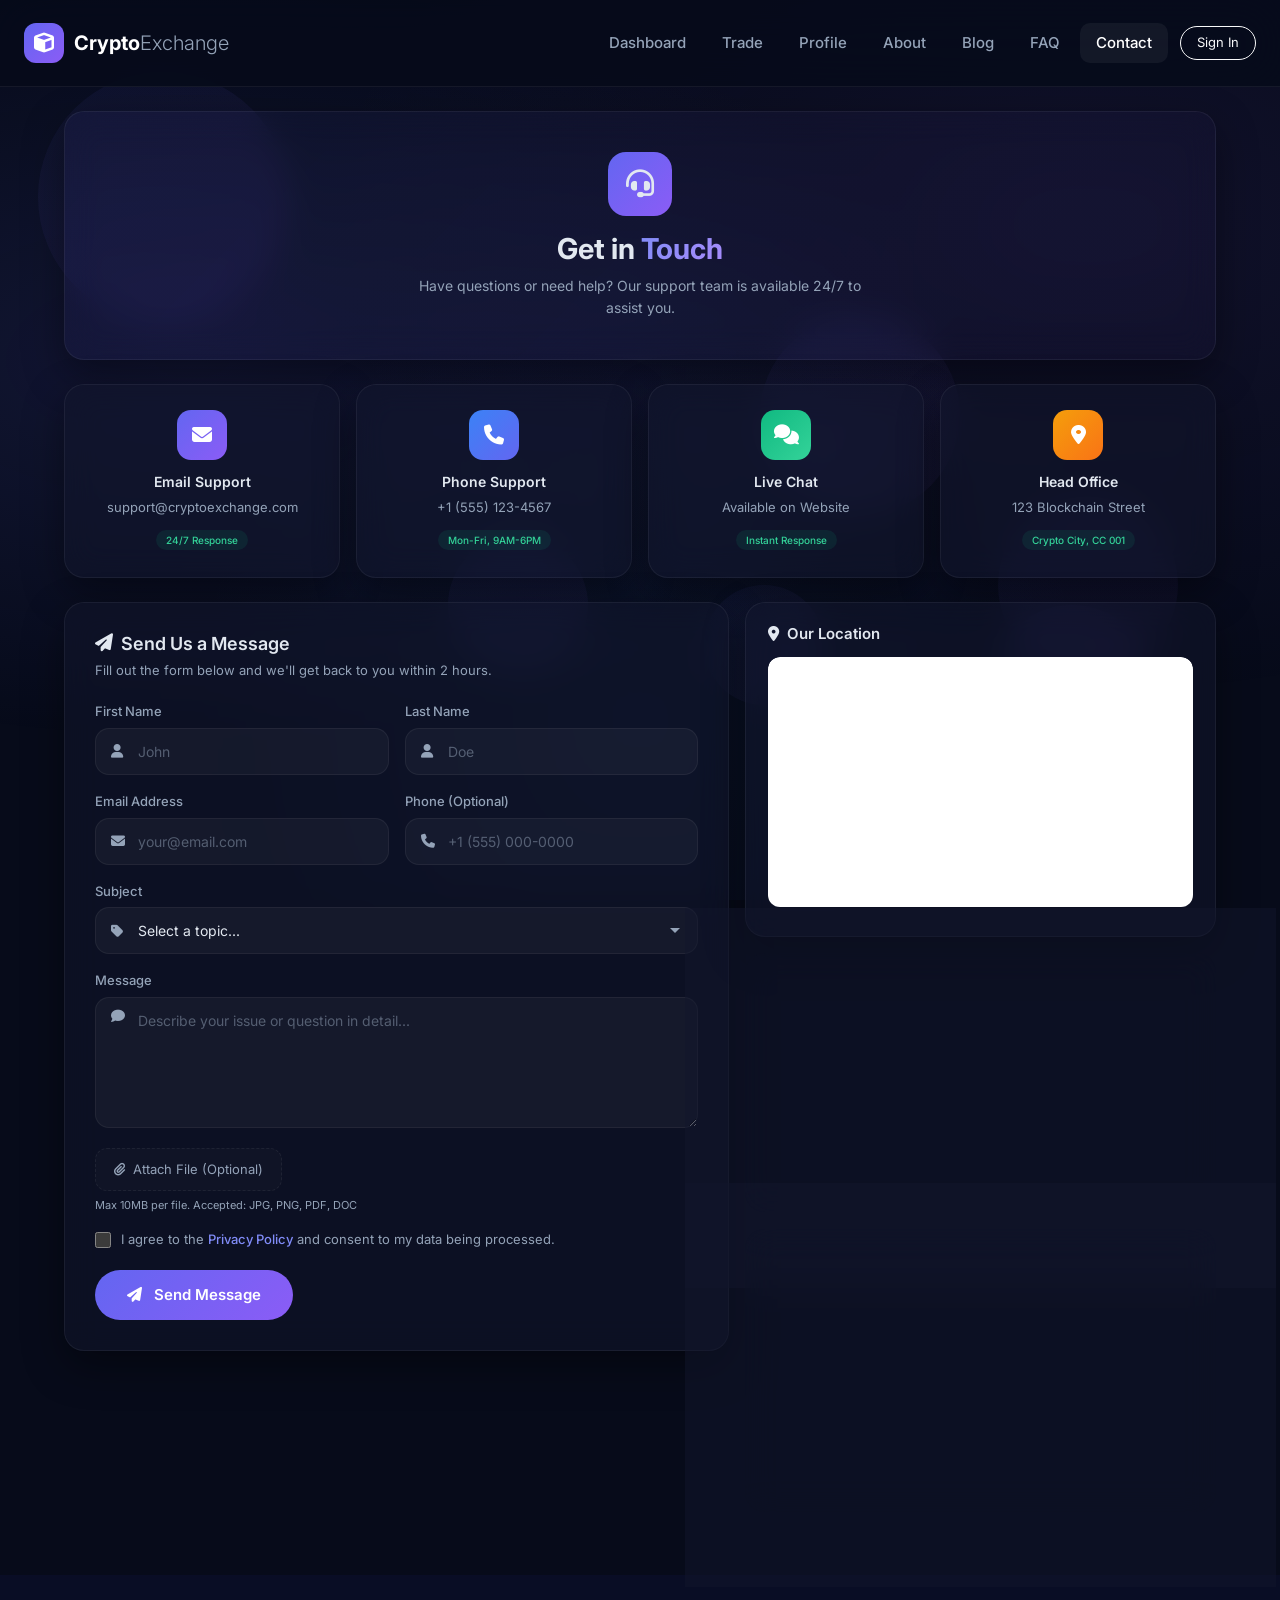
<file: pages/contact.html>
<!-- crypto-exchange-frontend/pages/contact.html -->
<!DOCTYPE html>
<html lang="en" data-bs-theme="dark">

<head>
    <meta charset="UTF-8">
    <meta name="viewport" content="width=device-width,initial-scale=1.0">
    <meta name="description" content="Contact CryptoExchange - Get in touch with our support team">
    <title>Contact Us - CryptoExchange</title>
    <link href="https://cdnjs.cloudflare.com/ajax/libs/bootstrap/5.3.0/css/bootstrap.min.css" rel="stylesheet">
    <link href="https://cdnjs.cloudflare.com/ajax/libs/font-awesome/6.3.0/css/all.min.css" rel="stylesheet">
    <link href="https://fonts.googleapis.com/css2?family=Inter:wght@300;400;500;600;700;800;900&display=swap"
        rel="stylesheet">
    <link href="../assets/css/glassmorphism.css" rel="stylesheet">
    <link href="../assets/css/style.css" rel="stylesheet">
    <link href="../assets/css/contact.css" rel="stylesheet">
</head>

<body class="premium-theme">

    <div class="animated-bg">
        <div class="particle particle-1"></div>
        <div class="particle particle-2"></div>
        <div class="particle particle-3"></div>
        <div class="particle particle-4"></div>
        <div class="particle particle-5"></div>
        <div class="particle particle-6"></div>
    </div>

    <header class="premium-header">
        <nav class="navbar navbar-expand-xl">
            <div class="container-fluid px-4">
                <a class="navbar-brand premium-logo" href="index.html">
                    <div class="logo-icon"><i class="fas fa-cube"></i></div>
                    <div class="logo-text"><span class="logo-primary">Crypto</span><span
                            class="logo-secondary">Exchange</span></div>
                </a>
                <button class="navbar-toggler" type="button" data-bs-toggle="collapse" data-bs-target="#mainNav">
                    <span class="navbar-toggler-icon"></span>
                </button>
                <div class="collapse navbar-collapse" id="mainNav">
                    <ul class="navbar-nav ms-auto align-items-center gap-1">
                        <li class="nav-item"><a class="nav-link" href="index.html">Dashboard</a></li>
                        <li class="nav-item"><a class="nav-link" href="trade.html">Trade</a></li>
                        <li class="nav-item"><a class="nav-link" href="profile.html">Profile</a></li>
                        <li class="nav-item"><a class="nav-link" href="about.html">About</a></li>
                        <li class="nav-item"><a class="nav-link" href="blog.html">Blog</a></li>
                        <li class="nav-item"><a class="nav-link" href="faq.html">FAQ</a></li>
                        <li class="nav-item"><a class="nav-link active" href="contact.html">Contact</a></li>
                        <li class="nav-item ms-2"><a href="login.html"
                                class="btn btn-outline-light btn-sm rounded-pill px-3">Sign In</a></li>
                    </ul>
                </div>
            </div>
        </nav>
    </header>

    <main class="contact-wrapper">
        <div class="container-fluid px-4 py-4">

            <div class="row mb-4">
                <div class="col-12">
                    <div class="premium-glass-card contact-hero text-center">
                        <div class="contact-hero-icon"><i class="fas fa-headset"></i></div>
                        <h1 class="contact-hero-title">Get in <span class="text-gradient-animated">Touch</span></h1>
                        <p class="contact-hero-subtitle">Have questions or need help? Our support team is available 24/7
                            to assist you.</p>
                    </div>
                </div>
            </div>

            <div class="row g-3 mb-4">
                <div class="col-md-6 col-lg-3">
                    <div class="premium-glass-card contact-info-card text-center">
                        <div class="contact-card-icon bg-gradient-purple"><i class="fas fa-envelope"></i></div>
                        <h6>Email Support</h6>
                        <p>support@cryptoexchange.com</p>
                        <span class="contact-card-badge">24/7 Response</span>
                    </div>
                </div>
                <div class="col-md-6 col-lg-3">
                    <div class="premium-glass-card contact-info-card text-center">
                        <div class="contact-card-icon bg-gradient-blue"><i class="fas fa-phone"></i></div>
                        <h6>Phone Support</h6>
                        <p>+1 (555) 123-4567</p>
                        <span class="contact-card-badge">Mon-Fri, 9AM-6PM</span>
                    </div>
                </div>
                <div class="col-md-6 col-lg-3">
                    <div class="premium-glass-card contact-info-card text-center">
                        <div class="contact-card-icon bg-gradient-green"><i class="fas fa-comments"></i></div>
                        <h6>Live Chat</h6>
                        <p>Available on Website</p>
                        <span class="contact-card-badge">Instant Response</span>
                    </div>
                </div>
                <div class="col-md-6 col-lg-3">
                    <div class="premium-glass-card contact-info-card text-center">
                        <div class="contact-card-icon bg-gradient-orange"><i class="fas fa-map-marker-alt"></i></div>
                        <h6>Head Office</h6>
                        <p>123 Blockchain Street</p>
                        <span class="contact-card-badge">Crypto City, CC 001</span>
                    </div>
                </div>
            </div>

            <div class="row g-3">
                <div class="col-lg-7">
                    <div class="premium-glass-card contact-form-card">
                        <h4 class="form-title"><i class="fas fa-paper-plane me-2"></i> Send Us a Message</h4>
                        <p class="form-subtitle">Fill out the form below and we'll get back to you within 2 hours.</p>
                        <form id="contactForm">
                            <div class="row g-3">
                                <div class="col-md-6">
                                    <label class="form-label">First Name</label>
                                    <div class="input-wrapper"><i class="fas fa-user form-icon"></i><input type="text"
                                            class="form-input" placeholder="John" required></div>
                                </div>
                                <div class="col-md-6">
                                    <label class="form-label">Last Name</label>
                                    <div class="input-wrapper"><i class="fas fa-user form-icon"></i><input type="text"
                                            class="form-input" placeholder="Doe" required></div>
                                </div>
                                <div class="col-md-6">
                                    <label class="form-label">Email Address</label>
                                    <div class="input-wrapper"><i class="fas fa-envelope form-icon"></i><input
                                            type="email" class="form-input" placeholder="your@email.com" required></div>
                                </div>
                                <div class="col-md-6">
                                    <label class="form-label">Phone (Optional)</label>
                                    <div class="input-wrapper"><i class="fas fa-phone form-icon"></i><input type="tel"
                                            class="form-input" placeholder="+1 (555) 000-0000"></div>
                                </div>
                                <div class="col-12">
                                    <label class="form-label">Subject</label>
                                    <div class="input-wrapper"><i class="fas fa-tag form-icon"></i>
                                        <select class="form-input form-select-custom" required>
                                            <option value="">Select a topic...</option>
                                            <option value="general">General Inquiry</option>
                                            <option value="account">Account Issues</option>
                                            <option value="deposit">Deposit Help</option>
                                            <option value="withdrawal">Withdrawal Help</option>
                                            <option value="trading">Trading Support</option>
                                            <option value="security">Security Concern</option>
                                            <option value="bug">Report a Bug</option>
                                            <option value="partnership">Partnership / Business</option>
                                            <option value="other">Other</option>
                                        </select>
                                    </div>
                                </div>
                                <div class="col-12">
                                    <label class="form-label">Message</label>
                                    <div class="input-wrapper"><i
                                            class="fas fa-comment form-icon comment-icon-top"></i><textarea
                                            class="form-input form-textarea" rows="5"
                                            placeholder="Describe your issue or question in detail..."
                                            required></textarea></div>
                                </div>
                                <div class="col-12">
                                    <div class="file-upload-wrapper">
                                        <label class="file-upload-label">
                                            <i class="fas fa-paperclip me-2"></i> Attach File (Optional)
                                            <input type="file" class="file-upload-input"
                                                accept=".jpg,.jpeg,.png,.pdf,.doc,.docx" multiple>
                                        </label>
                                        <span class="file-hint">Max 10MB per file. Accepted: JPG, PNG, PDF, DOC</span>
                                    </div>
                                </div>
                                <div class="col-12">
                                    <label class="terms-check">
                                        <input type="checkbox" required>
                                        <span>I agree to the <a href="#">Privacy Policy</a> and consent to my data being
                                            processed.</span>
                                    </label>
                                </div>
                                <div class="col-12">
                                    <button type="submit" class="btn btn-premium-primary btn-submit">
                                        <i class="fas fa-paper-plane me-2"></i> Send Message
                                    </button>
                                </div>
                            </div>
                        </form>
                    </div>
                </div>

                <div class="col-lg-5">
                    <div class="premium-glass-card map-card mb-3">
                        <h5><i class="fas fa-location-dot me-2"></i> Our Location</h5>
                        <div class="map-container">
                            <iframe
                                src="https://www.google.com/maps/embed?pb=!1m18!1m12!1m3!1d3024.2219901290355!2d-74.00369368400567!3d40.71312937933039!2m3!1f0!2f0!3f0!3m2!1i1024!2i768!4f13.1!3m3!1m2!1s0x89c25a23e28c1191%3A0x49f75d3281df052a!2s150%20Park%20Row!5e0!3m2!1sen!2sus!4v1625000000000!5m2!1sen!2sus"
                                width="100%" height="250" style="border:0;border-radius:12px" allowfullscreen=""
                                loading="lazy" referrerpolicy="no-referrer-when-downgrade"></iframe>
                        </div>
                    </div>

                    <div class="premium-glass-card business-hours-card mb-3">
                        <h5><i class="fas fa-clock me-2"></i> Business Hours</h5>
                        <div class="hours-list">
                            <div class="hours-row"><span>Monday - Friday</span><span class="hours-time">9:00 AM - 6:00
                                    PM (EST)</span></div>
                            <div class="hours-row"><span>Saturday</span><span class="hours-time">10:00 AM - 4:00 PM
                                    (EST)</span></div>
                            <div class="hours-row"><span>Sunday</span><span class="hours-time text-info">Email & Chat
                                    Only</span></div>
                        </div>
                        <div class="hours-note"><i class="fas fa-info-circle me-1"></i> Live chat and email support
                            available 24/7 for urgent issues.</div>
                    </div>

                    <div class="premium-glass-card social-card">
                        <h5><i class="fas fa-share-nodes me-2"></i> Follow Us</h5>
                        <p class="social-desc">Stay updated with the latest news, announcements, and crypto insights.
                        </p>
                        <div class="social-links">
                            <a href="#" class="social-link twitter"><i
                                    class="fab fa-twitter"></i><span>Twitter</span></a>
                            <a href="#" class="social-link telegram"><i
                                    class="fab fa-telegram-plane"></i><span>Telegram</span></a>
                            <a href="#" class="social-link discord"><i
                                    class="fab fa-discord"></i><span>Discord</span></a>
                            <a href="#" class="social-link youtube"><i
                                    class="fab fa-youtube"></i><span>YouTube</span></a>
                            <a href="#" class="social-link linkedin"><i
                                    class="fab fa-linkedin-in"></i><span>LinkedIn</span></a>
                            <a href="#" class="social-link instagram"><i
                                    class="fab fa-instagram"></i><span>Instagram</span></a>
                        </div>
                    </div>
                </div>
            </div>

        </div>
    </main>

    <footer class="premium-footer">
        <div class="container-fluid px-4">
            <div class="row g-3">
                <div class="col-md-6">
                    <div class="footer-brand-small"><i class="fas fa-cube me-2"></i>CryptoExchange</div>
                    <p class="footer-desc">Professional cryptocurrency trading platform.</p>
                </div>
                <div class="col-md-3">
                    <h6>Quick Links</h6>
                    <ul>
                        <li><a href="about.html">About</a></li>
                        <li><a href="blog.html">Blog</a></li>
                        <li><a href="contact.html">Contact</a></li>
                    </ul>
                </div>
                <div class="col-md-3">
                    <h6>Support</h6>
                    <ul>
                        <li><a href="faq.html">FAQ</a></li>
                        <li><a href="#">API Docs</a></li>
                        <li><a href="#">Fees</a></li>
                    </ul>
                </div>
            </div>
            <hr class="footer-divider">
            <p class="text-center footer-bottom-text">&copy; 2024 CryptoExchange. All rights reserved.</p>
        </div>
    </footer>

    <script src="https://cdnjs.cloudflare.com/ajax/libs/bootstrap/5.3.0/js/bootstrap.bundle.min.js"></script>
        <script src="../assets/js/contact.js"></script>
</body>

</html>
</file>
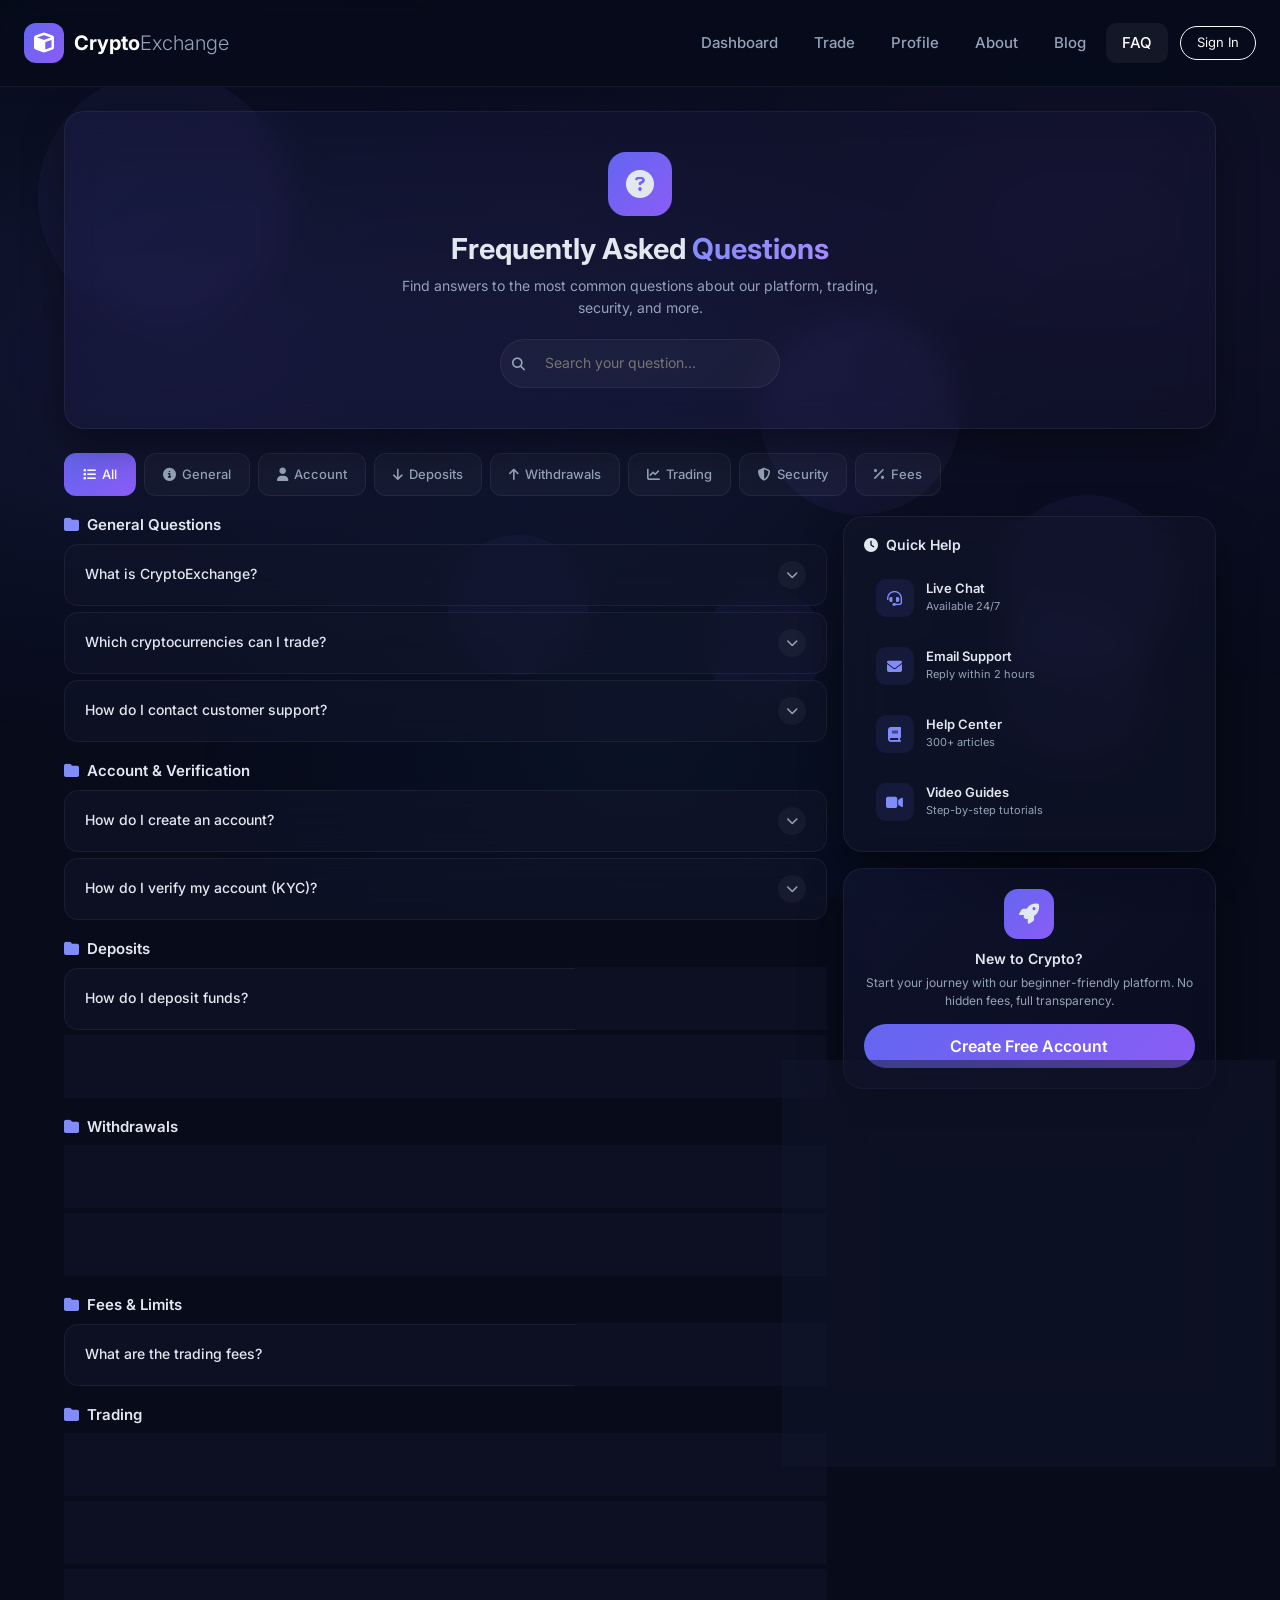
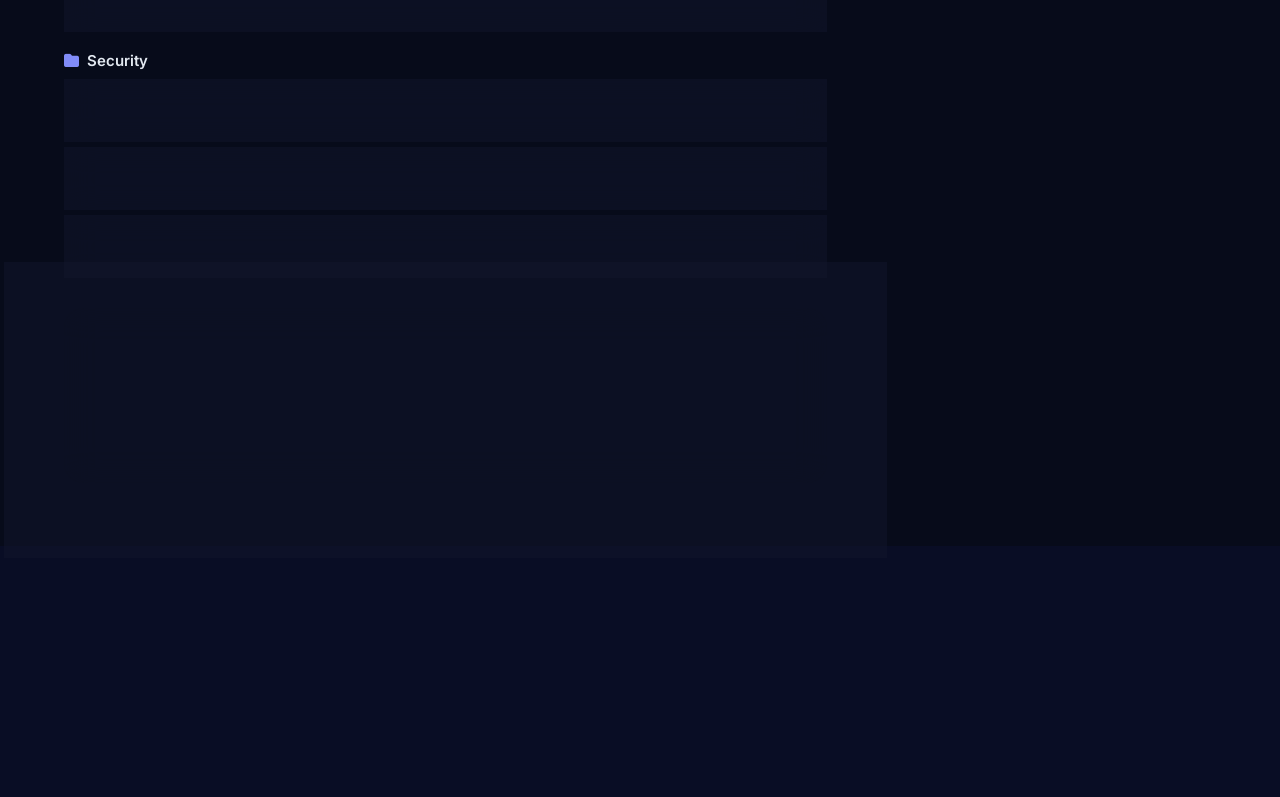
<file: pages/faq.html>
<!-- crypto-exchange-frontend/pages/faq.html -->
<!DOCTYPE html>
<html lang="en" data-bs-theme="dark">

<head>
    <meta charset="UTF-8">
    <meta name="viewport" content="width=device-width,initial-scale=1.0">
    <meta name="description"
        content="CryptoExchange FAQ - Frequently asked questions about trading, deposits, withdrawals, and security">
    <title>FAQ - CryptoExchange</title>
    <link href="https://cdnjs.cloudflare.com/ajax/libs/bootstrap/5.3.0/css/bootstrap.min.css" rel="stylesheet">
    <link href="https://cdnjs.cloudflare.com/ajax/libs/font-awesome/6.3.0/css/all.min.css" rel="stylesheet">
    <link href="https://fonts.googleapis.com/css2?family=Inter:wght@300;400;500;600;700;800;900&display=swap"
        rel="stylesheet">
    <link href="../assets/css/glassmorphism.css" rel="stylesheet">
    <link href="../assets/css/style.css" rel="stylesheet">
    <link href="../assets/css/faq.css" rel="stylesheet">
</head>

<body class="premium-theme">

    <div class="animated-bg">
        <div class="particle particle-1"></div>
        <div class="particle particle-2"></div>
        <div class="particle particle-3"></div>
        <div class="particle particle-4"></div>
        <div class="particle particle-5"></div>
        <div class="particle particle-6"></div>
    </div>

    <header class="premium-header">
        <nav class="navbar navbar-expand-xl">
            <div class="container-fluid px-4">
                <a class="navbar-brand premium-logo" href="index.html">
                    <div class="logo-icon"><i class="fas fa-cube"></i></div>
                    <div class="logo-text"><span class="logo-primary">Crypto</span><span
                            class="logo-secondary">Exchange</span></div>
                </a>
                <button class="navbar-toggler" type="button" data-bs-toggle="collapse" data-bs-target="#mainNav">
                    <span class="navbar-toggler-icon"></span>
                </button>
                <div class="collapse navbar-collapse" id="mainNav">
                    <ul class="navbar-nav ms-auto align-items-center gap-1">
                        <li class="nav-item"><a class="nav-link" href="index.html">Dashboard</a></li>
                        <li class="nav-item"><a class="nav-link" href="trade.html">Trade</a></li>
                        <li class="nav-item"><a class="nav-link" href="profile.html">Profile</a></li>
                        <li class="nav-item"><a class="nav-link" href="about.html">About</a></li>
                        <li class="nav-item"><a class="nav-link" href="blog.html">Blog</a></li>
                        <li class="nav-item"><a class="nav-link active" href="faq.html">FAQ</a></li>
                        <li class="nav-item ms-2"><a href="login.html"
                                class="btn btn-outline-light btn-sm rounded-pill px-3">Sign In</a></li>
                    </ul>
                </div>
            </div>
        </nav>
    </header>

    <main class="faq-wrapper">
        <div class="container-fluid px-4 py-4">

            <div class="row mb-4">
                <div class="col-12">
                    <div class="premium-glass-card faq-hero text-center">
                        <div class="faq-hero-icon"><i class="fas fa-question-circle"></i></div>
                        <h1 class="faq-hero-title">Frequently Asked <span
                                class="text-gradient-animated">Questions</span></h1>
                        <p class="faq-hero-subtitle">Find answers to the most common questions about our platform,
                            trading, security, and more.</p>
                        <div class="search-wrapper faq-search">
                            <i class="fas fa-search search-icon"></i>
                            <input type="search" class="premium-search" id="faqSearch"
                                placeholder="Search your question...">
                        </div>
                    </div>
                </div>
            </div>

            <div class="row mb-3">
                <div class="col-12">
                    <div class="faq-categories-wrapper">
                        <div class="faq-categories" id="faqCategories">
                            <button class="faq-cat-btn active" data-category="all"><i class="fas fa-list"></i>
                                All</button>
                            <button class="faq-cat-btn" data-category="general"><i class="fas fa-info-circle"></i>
                                General</button>
                            <button class="faq-cat-btn" data-category="account"><i class="fas fa-user"></i>
                                Account</button>
                            <button class="faq-cat-btn" data-category="deposit"><i class="fas fa-arrow-down"></i>
                                Deposits</button>
                            <button class="faq-cat-btn" data-category="withdrawal"><i class="fas fa-arrow-up"></i>
                                Withdrawals</button>
                            <button class="faq-cat-btn" data-category="trading"><i class="fas fa-chart-line"></i>
                                Trading</button>
                            <button class="faq-cat-btn" data-category="security"><i class="fas fa-shield-halved"></i>
                                Security</button>
                            <button class="faq-cat-btn" data-category="fees"><i class="fas fa-percent"></i>
                                Fees</button>
                        </div>
                    </div>
                </div>
            </div>

            <div class="row g-3">
                <div class="col-lg-8">

                    <div class="faq-section" id="faqList"></div>

                    <div class="premium-glass-card faq-contact-card text-center mt-3">
                        <h5><i class="fas fa-headset me-2"></i> Still Have Questions?</h5>
                        <p>Can't find the answer you're looking for? Our support team is ready to help.</p>
                        <div class="faq-contact-btns">
                            <a href="contact.html" class="btn btn-premium-primary"><i class="fas fa-envelope me-2"></i>
                                Contact Support</a>
                            <a href="#" class="btn btn-glass-premium"><i class="fab fa-telegram-plane me-2"></i> Join
                                Community</a>
                        </div>
                    </div>

                </div>

                <div class="col-lg-4">
                    <div class="sidebar-sticky">

                        <div class="premium-glass-card sidebar-card">
                            <h5 class="sidebar-title"><i class="fas fa-clock me-2"></i> Quick Help</h5>
                            <div class="quick-help-list">
                                <div class="quick-help-item">
                                    <div class="qh-icon"><i class="fas fa-headset"></i></div>
                                    <div class="qh-info">
                                        <h6>Live Chat</h6>
                                        <p>Available 24/7</p>
                                    </div>
                                </div>
                                <div class="quick-help-item">
                                    <div class="qh-icon"><i class="fas fa-envelope"></i></div>
                                    <div class="qh-info">
                                        <h6>Email Support</h6>
                                        <p>Reply within 2 hours</p>
                                    </div>
                                </div>
                                <div class="quick-help-item">
                                    <div class="qh-icon"><i class="fas fa-book"></i></div>
                                    <div class="qh-info">
                                        <h6>Help Center</h6>
                                        <p>300+ articles</p>
                                    </div>
                                </div>
                                <div class="quick-help-item">
                                    <div class="qh-icon"><i class="fas fa-video"></i></div>
                                    <div class="qh-info">
                                        <h6>Video Guides</h6>
                                        <p>Step-by-step tutorials</p>
                                    </div>
                                </div>
                            </div>
                        </div>

                        <div class="premium-glass-card sidebar-card highlight-card text-center">
                            <div class="sidebar-cta-icon"><i class="fas fa-rocket"></i></div>
                            <h5>New to Crypto?</h5>
                            <p>Start your journey with our beginner-friendly platform. No hidden fees, full
                                transparency.</p>
                            <a href="register.html" class="btn btn-premium-primary w-100">Create Free Account</a>
                        </div>

                        <div class="premium-glass-card sidebar-card">
                            <h5 class="sidebar-title"><i class="fas fa-star me-2"></i> Popular Questions</h5>
                            <div class="popular-questions">
                                <a href="#faq-how-deposit" class="pop-q-item"><i class="fas fa-chevron-right"></i> How
                                    do I deposit funds?</a>
                                <a href="#faq-withdrawal-time" class="pop-q-item"><i class="fas fa-chevron-right"></i>
                                    How long do withdrawals take?</a>
                                <a href="#faq-trading-fees" class="pop-q-item"><i class="fas fa-chevron-right"></i> What
                                    are the trading fees?</a>
                                <a href="#faq-2fa" class="pop-q-item"><i class="fas fa-chevron-right"></i> How to enable
                                    2FA?</a>
                                <a href="#faq-verify" class="pop-q-item"><i class="fas fa-chevron-right"></i> How to
                                    verify account?</a>
                            </div>
                        </div>

                    </div>
                </div>
            </div>

        </div>
    </main>

    <footer class="premium-footer">
        <div class="container-fluid px-4">
            <div class="row g-3">
                <div class="col-md-6">
                    <div class="footer-brand-small"><i class="fas fa-cube me-2"></i>CryptoExchange</div>
                    <p class="footer-desc">Professional cryptocurrency trading platform.</p>
                </div>
                <div class="col-md-3">
                    <h6>Quick Links</h6>
                    <ul>
                        <li><a href="about.html">About</a></li>
                        <li><a href="blog.html">Blog</a></li>
                        <li><a href="contact.html">Contact</a></li>
                    </ul>
                </div>
                <div class="col-md-3">
                    <h6>Support</h6>
                    <ul>
                        <li><a href="faq.html">FAQ</a></li>
                        <li><a href="#">API Docs</a></li>
                        <li><a href="#">Fees</a></li>
                    </ul>
                </div>
            </div>
            <hr class="footer-divider">
            <p class="text-center footer-bottom-text">&copy; 2024 CryptoExchange. All rights reserved.</p>
        </div>
    </footer>

    <script src="https://cdnjs.cloudflare.com/ajax/libs/bootstrap/5.3.0/js/bootstrap.bundle.min.js"></script>
        <script src="../assets/js/faq.js"></script>
</body>

</html>
</file>
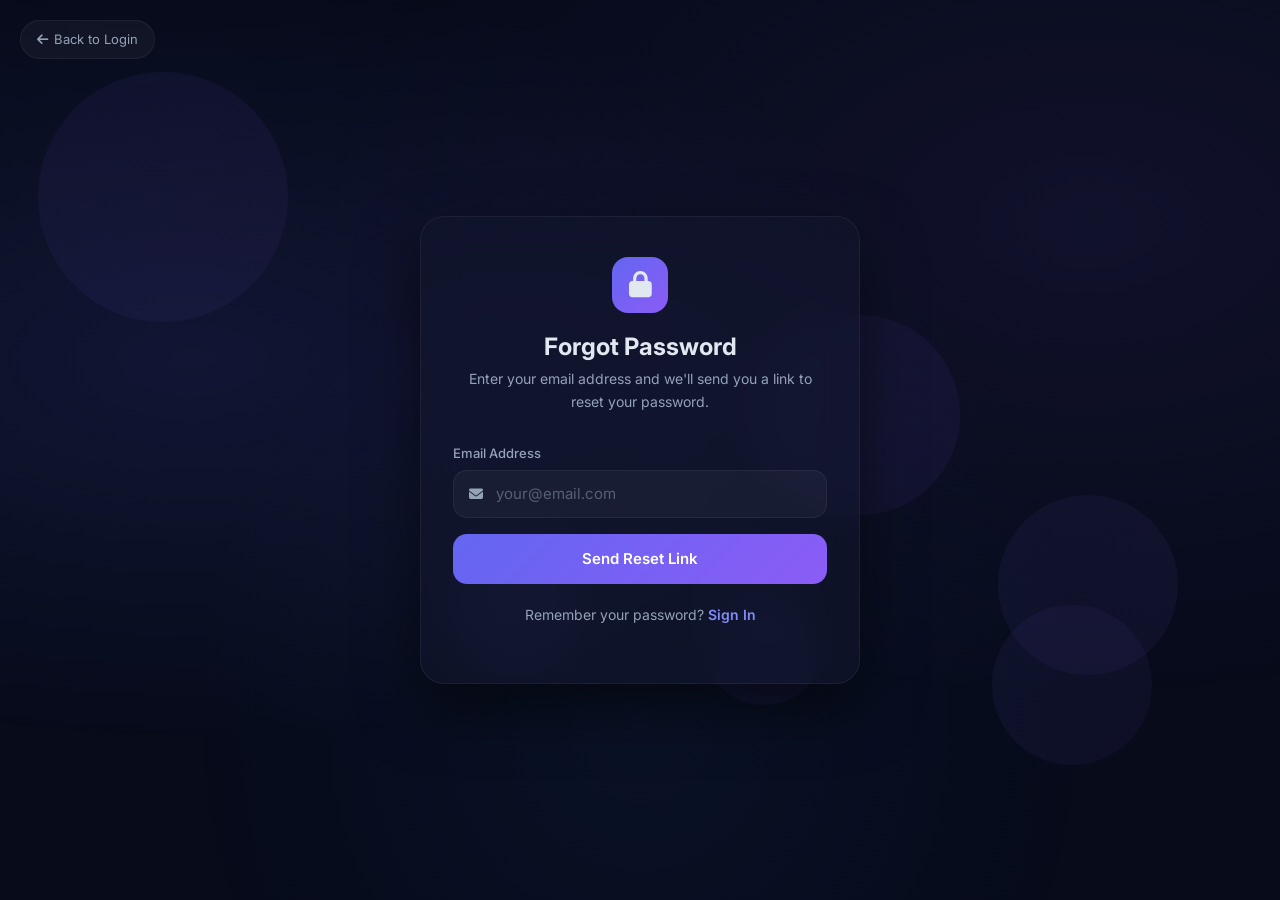
<file: pages/forgot-password.html>
<!-- crypto-exchange-frontend/pages/forgot-password.html -->
<!DOCTYPE html>
<html lang="en" data-bs-theme="dark">

<head>
    <meta charset="UTF-8">
    <meta name="viewport" content="width=device-width,initial-scale=1.0">
    <meta name="description" content="CryptoExchange - Reset your account password">
    <title>Forgot Password - CryptoExchange</title>
    <link href="https://cdnjs.cloudflare.com/ajax/libs/bootstrap/5.3.0/css/bootstrap.min.css" rel="stylesheet">
    <link href="https://cdnjs.cloudflare.com/ajax/libs/font-awesome/6.3.0/css/all.min.css" rel="stylesheet">
    <link href="https://fonts.googleapis.com/css2?family=Inter:wght@300;400;500;600;700;800;900&display=swap"
        rel="stylesheet">
    <link href="../assets/css/glassmorphism.css" rel="stylesheet">
    <link href="../assets/css/auth.css" rel="stylesheet">
</head>

<body class="premium-theme">

    <div class="animated-bg">
        <div class="particle particle-1"></div>
        <div class="particle particle-2"></div>
        <div class="particle particle-3"></div>
        <div class="particle particle-4"></div>
        <div class="particle particle-5"></div>
        <div class="particle particle-6"></div>
    </div>

    <div class="back-home"><a href="login.html"><i class="fas fa-arrow-left"></i> Back to Login</a></div>

    <div class="auth-wrapper">
        <div class="auth-card">

            <div id="formSection">
                <div class="auth-logo"><i class="fas fa-lock"></i></div>
                <h2 class="auth-title">Forgot Password</h2>
                <p class="auth-subtitle">Enter your email address and we'll send you a link to reset your password.</p>

                <div class="error-message" id="errorMsg"><i class="fas fa-exclamation-circle"></i><span
                        id="errorText"></span></div>

                <form id="forgotForm">
                    <div class="form-group mb-3">
                        <label class="form-label" for="email">Email Address</label>
                        <div class="input-wrapper">
                            <i class="fas fa-envelope form-icon"></i>
                            <input type="email" id="email" class="form-input" placeholder="your@email.com" required
                                autocomplete="email">
                        </div>
                    </div>

                    <button type="submit" class="btn-reset" id="resetBtn">
                        <span class="loading-spinner" id="spinner"></span> Send Reset Link
                    </button>
                </form>

                <p class="auth-footer">Remember your password? <a href="login.html">Sign In</a></p>
            </div>

            <div class="success-message" id="successMsg">
                <div class="success-icon"><i class="fas fa-check"></i></div>
                <h4>Check Your Email</h4>
                <p>We've sent a password reset link to <b id="sentEmail"></b>. The link will expire in 30 minutes.</p>
                <p class="success-hint">Didn't receive the email? Check spam folder or <a href="#" id="tryAgainLink">try
                        again</a>.</p>
            </div>

        </div>
    </div>

    <script src="https://cdnjs.cloudflare.com/ajax/libs/bootstrap/5.3.0/js/bootstrap.bundle.min.js"></script>
        <script src="../assets/js/auth.js"></script>
</body>

</html>
</file>
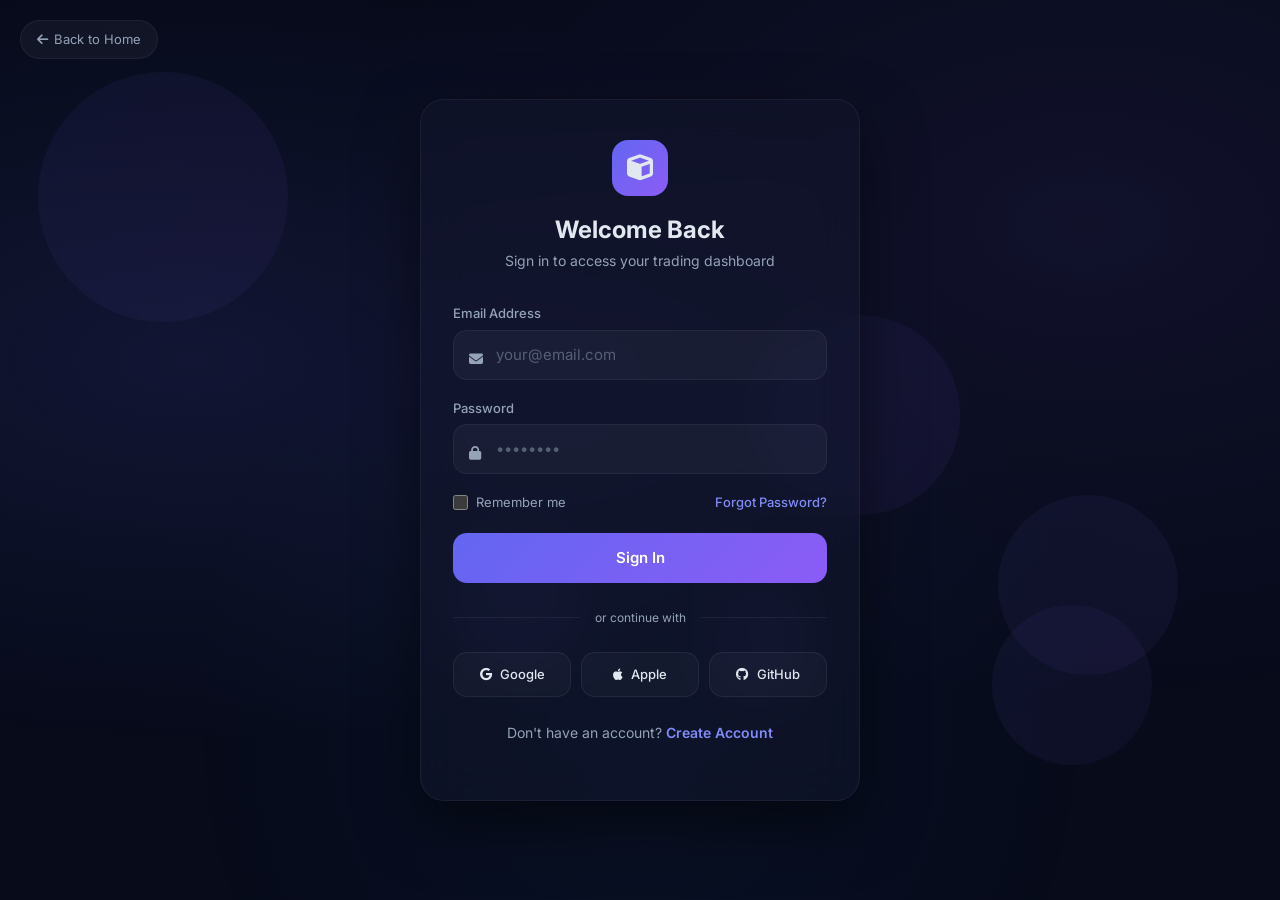
<file: pages/login.html>
<!-- crypto-exchange-frontend/pages/login.html -->
<!DOCTYPE html>
<html lang="en" data-bs-theme="dark">

<head>
    <meta charset="UTF-8">
    <meta name="viewport" content="width=device-width,initial-scale=1.0">
    <meta name="description" content="CryptoExchange - Sign in to your account">
    <title>Sign In - CryptoExchange</title>
    <link href="https://cdnjs.cloudflare.com/ajax/libs/bootstrap/5.3.0/css/bootstrap.min.css" rel="stylesheet">
    <link href="https://cdnjs.cloudflare.com/ajax/libs/font-awesome/6.3.0/css/all.min.css" rel="stylesheet">
    <link href="https://fonts.googleapis.com/css2?family=Inter:wght@300;400;500;600;700;800;900&display=swap"
        rel="stylesheet">
    <link href="../assets/css/glassmorphism.css" rel="stylesheet">
    <link href="../assets/css/login.css" rel="stylesheet">
</head>

<body class="premium-theme">

    <div class="animated-bg">
        <div class="particle particle-1"></div>
        <div class="particle particle-2"></div>
        <div class="particle particle-3"></div>
        <div class="particle particle-4"></div>
        <div class="particle particle-5"></div>
        <div class="particle particle-6"></div>
    </div>

    <div class="back-home"><a href="index.html"><i class="fas fa-arrow-left"></i> Back to Home</a></div>

    <div class="auth-wrapper">
        <div class="auth-card">

            <div class="auth-logo"><i class="fas fa-cube"></i></div>
            <h2 class="auth-title">Welcome Back</h2>
            <p class="auth-subtitle">Sign in to access your trading dashboard</p>

            <form id="loginForm" onsubmit="handleLogin(event)">
                <div class="form-group">
                    <label for="email">Email Address</label>
                    <i class="fas fa-envelope form-icon"></i>
                    <input type="email" id="email" class="form-input" placeholder="your@email.com" required
                        autocomplete="email">
                </div>

                <div class="form-group">
                    <label for="password">Password</label>
                    <i class="fas fa-lock form-icon"></i>
                    <input type="password" id="password" class="form-input" placeholder="••••••••" required
                        autocomplete="current-password" minlength="8">
                </div>

                <div class="remember-row">
                    <label class="remember-check"><input type="checkbox"> Remember me</label>
                    <a href="forgot-password.html" class="forgot-link">Forgot Password?</a>
                </div>

                <button type="submit" class="btn-signin">Sign In</button>
            </form>

            <div class="divider">or continue with</div>

            <div class="social-btns">
                <button class="social-btn google" onclick="alert('Google login')"><i class="fab fa-google"></i>
                    Google</button>
                <button class="social-btn apple" onclick="alert('Apple login')"><i class="fab fa-apple"></i>
                    Apple</button>
                <button class="social-btn github" onclick="alert('GitHub login')"><i class="fab fa-github"></i>
                    GitHub</button>
            </div>

            <p class="auth-footer">Don't have an account? <a href="register.html">Create Account</a></p>

        </div>
    </div>

    <script src="https://cdnjs.cloudflare.com/ajax/libs/bootstrap/5.3.0/js/bootstrap.bundle.min.js"></script>
            <script src="../assets/js/main.js"></script>

</body>

</html>
</file>
<file: assets/css/glassmorphism.css>
/* assets/css/glassmorphism.css */
:root{
--premium-bg:#070b1a;
--glass-bg:rgba(18,22,45,0.5);
--glass-border:rgba(255,255,255,0.06);
--glass-shadow:0 15px 40px rgba(0,0,0,0.4);
--blur:16px;
--radius:20px;
--radius-sm:12px;
--transition:all 0.35s cubic-bezier(0.4,0,0.2,1);
--text-primary:#e2e8f0;
--text-secondary:#94a3b8;
--purple-grad:linear-gradient(135deg,#6366f1,#8b5cf6);
--blue-grad:linear-gradient(135deg,#3b82f6,#6366f1);
--orange-grad:linear-gradient(135deg,#f59e0b,#f97316);
--green-grad:linear-gradient(135deg,#10b981,#34d399);
}
*{margin:0;padding:0;box-sizing:border-box}
body.premium-theme{background:var(--premium-bg);color:var(--text-primary);font-family:'Inter',sans-serif;min-height:100vh;overflow-x:hidden;position:relative;font-size:16px;line-height:1.6}
body.premium-theme::before{content:'';position:fixed;top:0;left:0;right:0;bottom:0;background:radial-gradient(ellipse at 15% 40%,rgba(99,102,241,0.12) 0%,transparent 50%),radial-gradient(ellipse at 85% 25%,rgba(139,92,246,0.08) 0%,transparent 50%),radial-gradient(ellipse at 50% 80%,rgba(59,130,246,0.06) 0%,transparent 50%);pointer-events:none;z-index:0}
.animated-bg{position:fixed;top:0;left:0;width:100%;height:100%;pointer-events:none;z-index:0}
.particle{position:absolute;border-radius:50%;background:var(--purple-grad);opacity:0.06;animation:float 8s ease-in-out infinite}
.particle-1{width:250px;height:250px;top:8%;left:3%;animation-delay:0s}
.particle-2{width:180px;height:180px;top:55%;right:8%;animation-delay:2s}
.particle-3{width:140px;height:140px;bottom:25%;left:35%;animation-delay:4s}
.particle-4{width:200px;height:200px;top:35%;right:25%;animation-delay:1s}
.particle-5{width:120px;height:120px;top:65%;left:55%;animation-delay:3s}
.particle-6{width:160px;height:160px;bottom:15%;right:10%;animation-delay:5s}
@keyframes float{0%,100%{transform:translateY(0) scale(1)}50%{transform:translateY(-30px) scale(1.1)}}
.premium-header{position:sticky;top:0;z-index:1000;background:rgba(7,11,26,0.85);backdrop-filter:blur(25px);-webkit-backdrop-filter:blur(25px);border-bottom:1px solid var(--glass-border);padding:10px 0}
.premium-logo{display:flex;align-items:center;gap:10px;text-decoration:none;color:white}
.premium-logo:hover{color:white}
.logo-icon{width:40px;height:40px;background:var(--purple-grad);border-radius:12px;display:flex;align-items:center;justify-content:center;font-size:20px}
.logo-primary{font-weight:700;font-size:20px;color:white}
.logo-secondary{font-weight:300;font-size:20px;color:var(--text-secondary)}
.nav-link{color:var(--text-secondary)!important;padding:8px 16px!important;border-radius:10px;font-weight:500;font-size:15px;transition:var(--transition)}
.nav-link:hover,.nav-link.active{color:white!important;background:rgba(255,255,255,0.05)}
.btn-premium-primary{background:var(--purple-grad);border:none;color:white;font-weight:600;padding:10px 24px;border-radius:50px;transition:var(--transition)}
.btn-premium-primary:hover{transform:scale(1.05);box-shadow:0 8px 25px rgba(99,102,241,0.4);color:white}
.live-ticker-bar{background:rgba(18,22,45,0.6);backdrop-filter:blur(15px);border-top:1px solid var(--glass-border);border-bottom:1px solid var(--glass-border);padding:8px 0;overflow:hidden;position:relative;z-index:1}
.ticker-container{width:100%;overflow:hidden}
.ticker-track{display:flex;gap:40px;animation:ticker-scroll 45s linear infinite;white-space:nowrap}
@keyframes ticker-scroll{0%{transform:translateX(0)}100%{transform:translateX(-50%)}}
.ticker-item{display:inline-flex;align-items:center;gap:10px;font-size:13px;flex-shrink:0}
.ticker-pair{color:var(--text-secondary);font-weight:600}
.ticker-price{font-weight:700}
.ticker-change{padding:3px 10px;border-radius:12px;font-size:12px;font-weight:600}
.ticker-change.positive{background:rgba(16,185,129,0.15);color:#34d399}
.ticker-change.negative{background:rgba(239,68,68,0.15);color:#f87171}
.premium-glass-card{background:var(--glass-bg);backdrop-filter:blur(var(--blur));-webkit-backdrop-filter:blur(var(--blur));border:1px solid var(--glass-border);border-radius:var(--radius);box-shadow:var(--glass-shadow);padding:22px;transition:var(--transition);position:relative;z-index:1}
.premium-glass-card:hover{border-color:rgba(255,255,255,0.12);box-shadow:0 20px 50px rgba(0,0,0,0.5)}
.card-header-clean{padding-bottom:18px;margin-bottom:18px;border-bottom:1px solid var(--glass-border)}
.welcome-section{background:linear-gradient(135deg,rgba(99,102,241,0.08),rgba(139,92,246,0.04))}
.welcome-title{font-size:1.8em;font-weight:700;margin-bottom:8px}
.text-gradient-animated{background:linear-gradient(135deg,#818cf8,#a78bfa,#818cf8);background-size:200% 200%;-webkit-background-clip:text;-webkit-text-fill-color:transparent;animation:gradient-shift 3s ease infinite}
@keyframes gradient-shift{0%,100%{background-position:0% 50%}50%{background-position:100% 50%}}
.welcome-subtitle{color:var(--text-secondary);font-size:1em;margin:0}
.live-indicator{display:inline-flex;align-items:center;gap:8px;background:rgba(16,185,129,0.1);padding:8px 16px;border-radius:30px}
.pulse-dot{width:8px;height:8px;background:#34d399;border-radius:50%;animation:pulse 2s infinite}
@keyframes pulse{0%,100%{opacity:1;box-shadow:0 0 0 0 rgba(16,185,129,0.4)}50%{opacity:0.6;box-shadow:0 0 0 10px rgba(16,185,129,0)}}
.live-text{color:#34d399;font-size:13px;font-weight:600}
.stat-card{display:flex;align-items:center;gap:16px;padding:20px}
.stat-icon-wrapper{width:48px;height:48px;border-radius:14px;display:flex;align-items:center;justify-content:center;font-size:20px;color:white;flex-shrink:0}
.bg-gradient-purple{background:var(--purple-grad)}
.bg-gradient-blue{background:var(--blue-grad)}
.bg-gradient-orange{background:var(--orange-grad)}
.bg-gradient-green{background:var(--green-grad)}
.stat-value{font-size:1.6em;font-weight:800;margin:0;color:white}
.stat-value span{font-size:0.5em;vertical-align:super;color:var(--text-secondary)}
.stat-label{font-size:0.85em;color:var(--text-secondary);margin:2px 0}
.stat-change{font-size:12px;font-weight:600;padding:3px 10px;border-radius:10px;display:inline-block}
.stat-change.positive{background:rgba(16,185,129,0.15);color:#34d399}
.btn-timeframe{background:transparent;border:1px solid transparent;color:var(--text-secondary);padding:6px 14px;border-radius:8px;font-size:12px;transition:var(--transition);cursor:pointer}
.btn-timeframe.active,.btn-timeframe:hover{background:var(--purple-grad);color:white;border-color:transparent}
.chart-wrapper canvas{max-height:350px}
.ob-mini-header{display:flex;justify-content:space-between;padding:6px 0;font-size:11px;color:var(--text-secondary);text-transform:uppercase;letter-spacing:0.5px;margin-bottom:5px}
.ob-mini-row{display:flex;justify-content:space-between;padding:5px 0;font-size:13px}
.ob-mini-row.ask{position:relative}
.ob-mini-row.ask::after{content:'';position:absolute;right:0;top:0;height:100%;width:30%;background:rgba(239,68,68,0.05);border-radius:4px;z-index:-1}
.ob-mini-row.bid{position:relative}
.ob-mini-row.bid::after{content:'';position:absolute;right:0;top:0;height:100%;width:30%;background:rgba(16,185,129,0.05);border-radius:4px;z-index:-1}
.ob-mini-spread{text-align:center;padding:8px 0;border-top:1px solid var(--glass-border);border-bottom:1px solid var(--glass-border);margin:5px 0}
.ob-mini-spread span{font-weight:700;font-size:16px;display:block}
.ob-mini-spread small{color:var(--text-secondary);font-size:11px}
.premium-table{overflow-x:auto;-webkit-overflow-scrolling:touch}
.premium-table table{margin:0;min-width:700px}
.premium-table th{background:rgba(255,255,255,0.02);color:var(--text-secondary);font-weight:600;font-size:12px;text-transform:uppercase;letter-spacing:0.5px;padding:14px 12px;border-bottom:2px solid var(--glass-border)}
.premium-table td{padding:14px 12px;border-bottom:1px solid var(--glass-border);font-size:14px}
.premium-table tbody tr{transition:var(--transition)}
.premium-table tbody tr:hover{background:rgba(99,102,241,0.04)}
.coin-info{display:flex;align-items:center}
.news-card{padding:0;overflow:hidden}
.news-img img{width:100%;height:180px;object-fit:cover}
.news-body{padding:18px}
.news-body .badge{padding:5px 12px;border-radius:8px;font-size:11px;font-weight:600;margin-bottom:10px}
.news-body .badge.bg-purple{background:rgba(139,92,246,0.2);color:#a78bfa}
.news-body .badge.bg-blue{background:rgba(59,130,246,0.2);color:#60a5fa}
.news-body .badge.bg-green{background:rgba(16,185,129,0.2);color:#34d399}
.news-body h6{font-size:15px;margin:8px 0;line-height:1.4}
.news-body p{font-size:13px;color:var(--text-secondary);margin:0 0 12px}
.news-meta{display:flex;justify-content:space-between;align-items:center;font-size:12px;color:var(--text-secondary)}
.news-meta a{color:#818cf8;text-decoration:none;font-weight:500}
.news-meta a:hover{text-decoration:underline}
.section-title{font-size:1.1em;font-weight:600;margin-bottom:15px}
.search-wrapper{position:relative;display:inline-block}
.search-wrapper .search-icon{position:absolute;left:12px;top:50%;transform:translateY(-50%);color:var(--text-secondary);font-size:13px}
.premium-search{background:rgba(255,255,255,0.04);border:1px solid var(--glass-border);color:var(--text-primary);padding:8px 16px 8px 36px;border-radius:50px;font-size:13px;width:220px;transition:var(--transition);outline:none}
.premium-search:focus{border-color:#6366f1;background:rgba(255,255,255,0.06);width:260px}
.search-wrapper.small .premium-search{width:180px;padding:7px 14px 7px 32px}
.search-wrapper.small .premium-search:focus{width:220px}
.premium-footer{background:rgba(10,14,39,0.9);backdrop-filter:blur(20px);border-top:1px solid var(--glass-border);padding:40px 0 20px;margin-top:40px}
.footer-brand-small{font-size:16px;font-weight:600;display:flex;align-items:center;margin-bottom:8px}
.footer-desc{color:var(--text-secondary);font-size:13px}
.premium-footer h6{font-weight:600;font-size:13px;text-transform:uppercase;letter-spacing:1px;margin-bottom:12px}
.premium-footer ul{list-style:none;padding:0;margin:0}
.premium-footer ul li{margin-bottom:8px}
.premium-footer ul li a{color:var(--text-secondary);text-decoration:none;font-size:13px;transition:var(--transition)}
.premium-footer ul li a:hover{color:white}
.footer-divider{border-color:var(--glass-border);margin:20px 0}
.footer-bottom-text{color:var(--text-secondary);font-size:13px;margin:0}
@media (max-width:576px){.premium-glass-card{padding:16px}.stat-card{gap:12px;padding:16px}.stat-value{font-size:1.4em}.welcome-title{font-size:1.3em}.ticker-item{font-size:12px;gap:6px}.premium-table th,.premium-table td{padding:10px 8px;font-size:12px}.chart-wrapper{height:250px!important}}
@media (max-width:768px){.nav-link{padding:6px 12px!important;font-size:14px}.premium-header .btn{padding:8px 16px;font-size:13px}}
</file>
<file: assets/css/style.css>
/* assets/css/style.css - Minified extra styles */
.btn-outline-light:hover {
    background: rgba(255, 255, 255, 0.1)
}

.text-success {
    color: #34d399 !important
}

.text-danger {
    color: #f87171 !important
}

.text-warning {
    color: #fbbf24 !important
}

.text-info {
    color: #38bdf8 !important
}

.text-primary {
    color: #818cf8 !important
}

.fw-bold {
    font-weight: 600
}

.ms-1 {
    margin-left: 0.25rem
}

.ms-2 {
    margin-left: 0.5rem
}

.ms-3 {
    margin-left: 1rem
}

.me-2 {
    margin-right: 0.5rem
}

.mb-0 {
    margin-bottom: 0
}

.px-3 {
    padding-left: 1rem;
    padding-right: 1rem
}

.px-4 {
    padding-left: 1.5rem;
    padding-right: 1.5rem
}

.rounded-pill {
    border-radius: 50px
}

.btn-sm {
    padding: 6px 14px;
    font-size: 13px
}

.btn-group-sm>.btn {
    padding: 5px 10px;
    font-size: 11px
}

.gap-1 {
    gap: 0.25rem
}

.gap-3 {
    gap: 1rem
}

.g-3 {
    --bs-gutter-y: 1rem;
    --bs-gutter-x: 1rem
}
</file>
<file: assets/css/contact.css>
/* assets/css/contact.css */
.contact-wrapper {
    position: relative;
    z-index: 1;
    max-width: 1200px;
    margin: 0 auto
}

.contact-hero {
    padding: 40px 30px;
    text-align: center;
    background: linear-gradient(135deg, rgba(99, 102, 241, 0.06), rgba(139, 92, 246, 0.03))
}

.contact-hero-icon {
    width: 64px;
    height: 64px;
    background: var(--purple-grad);
    border-radius: 18px;
    display: flex;
    align-items: center;
    justify-content: center;
    font-size: 28px;
    margin: 0 auto 16px;
    animation: pulse-glow 3s ease-in-out infinite
}

@keyframes pulse-glow {

    0%,
    100% {
        box-shadow: 0 0 15px rgba(99, 102, 241, 0.2)
    }

    50% {
        box-shadow: 0 0 30px rgba(139, 92, 246, 0.4)
    }
}

.contact-hero-title {
    font-size: 1.8em;
    font-weight: 700;
    margin-bottom: 8px
}

.contact-hero-subtitle {
    color: var(--text-secondary);
    font-size: 14px;
    max-width: 450px;
    margin: 0 auto
}

.contact-info-card {
    padding: 25px 20px;
    transition: all 0.3s
}

.contact-info-card:hover {
    transform: translateY(-4px)
}

.contact-card-icon {
    width: 50px;
    height: 50px;
    border-radius: 14px;
    display: flex;
    align-items: center;
    justify-content: center;
    font-size: 20px;
    color: white;
    margin: 0 auto 14px
}

.contact-info-card h6 {
    font-weight: 600;
    font-size: 14px;
    margin-bottom: 6px
}

.contact-info-card p {
    color: var(--text-secondary);
    font-size: 13px;
    margin-bottom: 8px;
    word-break: break-all
}

.contact-card-badge {
    font-size: 10px;
    padding: 4px 10px;
    border-radius: 12px;
    background: rgba(16, 185, 129, 0.1);
    color: #34d399;
    font-weight: 500
}

.contact-form-card {
    padding: 30px
}

.form-title {
    font-weight: 600;
    font-size: 18px;
    margin-bottom: 6px;
    display: flex;
    align-items: center
}

.form-subtitle {
    color: var(--text-secondary);
    font-size: 13px;
    margin-bottom: 20px
}

.form-label {
    display: block;
    margin-bottom: 6px;
    font-size: 13px;
    font-weight: 500;
    color: var(--text-secondary)
}

.input-wrapper {
    position: relative;
    display: flex;
    align-items: center;
    margin-bottom: 0
}

.input-wrapper .form-icon {
    position: absolute;
    left: 16px;
    color: var(--text-secondary);
    font-size: 14px;
    transition: color 0.3s;
    pointer-events: none;
    z-index: 2
}

.input-wrapper:focus-within .form-icon {
    color: #818cf8
}

.form-input {
    width: 100%;
    background: rgba(255, 255, 255, 0.04);
    border: 1px solid var(--glass-border);
    border-radius: 14px;
    padding: 12px 16px 12px 42px;
    color: var(--text-primary);
    font-size: 14px;
    transition: all 0.3s ease;
    outline: none;
    line-height: 1.5
}

.form-input:focus {
    border-color: #6366f1;
    background: rgba(255, 255, 255, 0.06);
    box-shadow: 0 0 20px rgba(99, 102, 241, 0.15)
}

.form-input::placeholder {
    color: rgba(148, 163, 184, 0.5)
}

.form-select-custom {
    appearance: none;
    -webkit-appearance: none;
    padding-right: 40px;
    background-image: url("data:image/svg+xml,%3Csvg xmlns='http://www.w3.org/2000/svg' width='12' height='12' viewBox='0 0 12 12'%3E%3Cpath fill='%2394a3b8' d='M6 8L1 3h10z'/%3E%3C/svg%3E");
    background-repeat: no-repeat;
    background-position: right 16px center;
    cursor: pointer
}

.form-select-custom option {
    background: #1a1e35;
    color: var(--text-primary)
}

.form-textarea {
    padding-top: 12px;
    resize: vertical;
    min-height: 120px
}

.comment-icon-top {
    top: 12px !important;
    bottom: auto !important
}

.file-upload-wrapper {
    margin-top: 4px
}

.file-upload-label {
    display: inline-flex;
    align-items: center;
    padding: 10px 18px;
    border: 1px dashed var(--glass-border);
    border-radius: 12px;
    color: var(--text-secondary);
    font-size: 13px;
    cursor: pointer;
    transition: all 0.3s;
    background: rgba(255, 255, 255, 0.02)
}

.file-upload-label:hover {
    border-color: #6366f1;
    color: #818cf8;
    background: rgba(99, 102, 241, 0.05)
}

.file-upload-input {
    display: none
}

.file-hint {
    display: block;
    font-size: 11px;
    color: var(--text-secondary);
    margin-top: 6px
}

.terms-check {
    display: flex;
    align-items: flex-start;
    gap: 10px;
    font-size: 13px;
    color: var(--text-secondary);
    line-height: 1.5;
    cursor: pointer
}

.terms-check input {
    accent-color: #6366f1;
    width: 16px;
    height: 16px;
    margin-top: 2px;
    cursor: pointer;
    flex-shrink: 0
}

.terms-check a {
    color: #818cf8;
    text-decoration: none;
    font-weight: 500
}

.terms-check a:hover {
    text-decoration: underline
}

.btn-submit {
    padding: 14px 32px;
    font-size: 15px;
    margin-top: 4px
}

.map-card {
    padding: 22px
}

.map-card h5 {
    font-weight: 600;
    font-size: 15px;
    margin-bottom: 14px;
    display: flex;
    align-items: center
}

.map-container {
    border-radius: 12px;
    overflow: hidden
}

.business-hours-card {
    padding: 22px
}

.business-hours-card h5 {
    font-weight: 600;
    font-size: 15px;
    margin-bottom: 16px;
    display: flex;
    align-items: center
}

.hours-list {
    display: flex;
    flex-direction: column;
    gap: 2px
}

.hours-row {
    display: flex;
    justify-content: space-between;
    align-items: center;
    padding: 10px 0;
    border-bottom: 1px solid var(--glass-border);
    font-size: 13px
}

.hours-row span {
    color: var(--text-secondary)
}

.hours-time {
    font-weight: 500;
    color: var(--text-primary) !important
}

.hours-note {
    margin-top: 12px;
    font-size: 12px;
    color: var(--text-secondary);
    background: rgba(99, 102, 241, 0.06);
    padding: 10px 14px;
    border-radius: 10px;
    line-height: 1.5
}

.social-card {
    padding: 22px
}

.social-card h5 {
    font-weight: 600;
    font-size: 15px;
    margin-bottom: 8px;
    display: flex;
    align-items: center
}

.social-desc {
    color: var(--text-secondary);
    font-size: 13px;
    margin-bottom: 16px;
    line-height: 1.5
}

.social-links {
    display: grid;
    grid-template-columns: 1fr 1fr;
    gap: 8px
}

.social-link {
    display: flex;
    align-items: center;
    gap: 10px;
    padding: 12px 14px;
    border-radius: 12px;
    border: 1px solid var(--glass-border);
    color: var(--text-secondary);
    text-decoration: none;
    font-size: 13px;
    font-weight: 500;
    transition: all 0.3s
}

.social-link:hover {
    color: white;
    transform: translateY(-2px)
}

.social-link i {
    font-size: 16px;
    width: 20px;
    text-align: center
}

.social-link.twitter:hover {
    background: #1da1f2;
    border-color: #1da1f2
}

.social-link.telegram:hover {
    background: #0088cc;
    border-color: #0088cc
}

.social-link.discord:hover {
    background: #5865f2;
    border-color: #5865f2
}

.social-link.youtube:hover {
    background: #ff0000;
    border-color: #ff0000
}

.social-link.linkedin:hover {
    background: #0a66c2;
    border-color: #0a66c2
}

.social-link.instagram:hover {
    background: linear-gradient(45deg, #f09433, #e6683c, #dc2743, #cc2366, #bc1888);
    border-color: #e6683c
}

@media (max-width:768px) {
    .contact-hero {
        padding: 28px 20px
    }

    .contact-hero-title {
        font-size: 1.4em
    }

    .contact-form-card {
        padding: 22px
    }

    .social-links {
        grid-template-columns: 1fr
    }

    .contact-info-card {
        padding: 20px 16px
    }
}
</file>
<file: assets/css/faq.css>
/* assets/css/faq.css */
.faq-wrapper {
    position: relative;
    z-index: 1;
    max-width: 1200px;
    margin: 0 auto
}

.faq-hero {
    padding: 40px 30px;
    text-align: center;
    background: linear-gradient(135deg, rgba(99, 102, 241, 0.06), rgba(139, 92, 246, 0.03))
}

.faq-hero-icon {
    width: 64px;
    height: 64px;
    background: var(--purple-grad);
    border-radius: 18px;
    display: flex;
    align-items: center;
    justify-content: center;
    font-size: 28px;
    margin: 0 auto 16px;
    animation: pulse-glow 3s ease-in-out infinite
}

@keyframes pulse-glow {

    0%,
    100% {
        box-shadow: 0 0 15px rgba(99, 102, 241, 0.2)
    }

    50% {
        box-shadow: 0 0 30px rgba(139, 92, 246, 0.4)
    }
}

.faq-hero-title {
    font-size: 1.8em;
    font-weight: 700;
    margin-bottom: 8px
}

.faq-hero-subtitle {
    color: var(--text-secondary);
    font-size: 14px;
    margin-bottom: 20px;
    max-width: 500px;
    margin-left: auto;
    margin-right: auto
}

.faq-search {
    max-width: 450px;
    margin: 0 auto
}

.faq-search .premium-search {
    width: 100%;
    padding: 12px 16px 12px 44px;
    font-size: 14px
}

.faq-categories-wrapper {
    overflow-x: auto;
    -webkit-overflow-scrolling: touch;
    padding-bottom: 4px
}

.faq-categories {
    display: flex;
    gap: 8px;
    min-width: max-content
}

.faq-cat-btn {
    white-space: nowrap;
    padding: 10px 18px;
    border-radius: 12px;
    border: 1px solid var(--glass-border);
    background: rgba(255, 255, 255, 0.03);
    color: var(--text-secondary);
    font-size: 13px;
    font-weight: 500;
    cursor: pointer;
    transition: all 0.3s;
    display: flex;
    align-items: center;
    gap: 6px
}

.faq-cat-btn i {
    font-size: 13px
}

.faq-cat-btn.active {
    background: var(--purple-grad);
    color: white;
    border-color: transparent
}

.faq-cat-btn:hover:not(.active) {
    background: rgba(255, 255, 255, 0.06);
    color: white;
    border-color: rgba(255, 255, 255, 0.12)
}

.faq-section {
    display: flex;
    flex-direction: column;
    gap: 6px
}

.faq-category-group {
    margin-bottom: 8px
}

.faq-category-title {
    font-size: 15px;
    font-weight: 600;
    margin-bottom: 10px;
    display: flex;
    align-items: center;
    gap: 8px;
    color: var(--text-primary)
}

.faq-category-title i {
    color: #818cf8
}

.faq-item {
    background: var(--glass-bg);
    backdrop-filter: blur(var(--blur));
    -webkit-backdrop-filter: blur(var(--blur));
    border: 1px solid var(--glass-border);
    border-radius: 14px;
    margin-bottom: 6px;
    overflow: hidden;
    transition: all 0.3s
}

.faq-item:hover {
    border-color: rgba(255, 255, 255, 0.1)
}

.faq-item.active {
    border-color: rgba(99, 102, 241, 0.3);
    box-shadow: 0 8px 25px rgba(0, 0, 0, 0.3)
}

.faq-question {
    width: 100%;
    padding: 16px 20px;
    display: flex;
    justify-content: space-between;
    align-items: center;
    background: transparent;
    border: none;
    color: var(--text-primary);
    font-size: 14px;
    font-weight: 500;
    cursor: pointer;
    text-align: left;
    gap: 12px;
    transition: all 0.3s
}

.faq-question:hover {
    color: white
}

.faq-question span {
    flex: 1
}

.faq-arrow {
    flex-shrink: 0;
    width: 28px;
    height: 28px;
    border-radius: 50%;
    background: rgba(255, 255, 255, 0.04);
    display: flex;
    align-items: center;
    justify-content: center;
    font-size: 12px;
    transition: all 0.3s;
    color: var(--text-secondary)
}

.faq-item.active .faq-arrow {
    background: var(--purple-grad);
    color: white
}

.faq-answer {
    max-height: 0;
    overflow: hidden;
    transition: max-height 0.4s ease, padding 0.4s ease
}

.faq-item.active .faq-answer {
    max-height: 500px
}

.faq-answer-inner {
    padding: 0 20px 18px;
    color: var(--text-secondary);
    font-size: 14px;
    line-height: 1.7
}

.faq-answer-inner p {
    margin-bottom: 10px
}

.faq-answer-inner ul {
    padding-left: 18px;
    margin-bottom: 10px
}

.faq-answer-inner li {
    margin-bottom: 4px
}

.faq-answer-inner strong {
    color: var(--text-primary)
}

.faq-answer-inner .faq-note {
    background: rgba(99, 102, 241, 0.08);
    border: 1px solid rgba(99, 102, 241, 0.15);
    border-radius: 10px;
    padding: 10px 14px;
    font-size: 12px;
    margin-top: 8px
}

.faq-answer-inner .faq-note i {
    color: #818cf8;
    margin-right: 6px
}

.faq-contact-card {
    padding: 30px
}

.faq-contact-card h5 {
    font-weight: 600;
    margin-bottom: 8px
}

.faq-contact-card p {
    color: var(--text-secondary);
    font-size: 13px;
    margin-bottom: 16px
}

.faq-contact-btns {
    display: flex;
    gap: 10px;
    justify-content: center;
    flex-wrap: wrap
}

.sidebar-sticky {
    position: sticky;
    top: 90px
}

.sidebar-card {
    padding: 20px;
    margin-bottom: 16px
}

.sidebar-title {
    font-size: 14px;
    font-weight: 600;
    margin-bottom: 16px;
    display: flex;
    align-items: center
}

.quick-help-list {
    display: flex;
    flex-direction: column;
    gap: 10px
}

.quick-help-item {
    display: flex;
    gap: 12px;
    align-items: center;
    padding: 10px 12px;
    border-radius: 10px;
    transition: all 0.3s
}

.quick-help-item:hover {
    background: rgba(255, 255, 255, 0.02)
}

.qh-icon {
    width: 38px;
    height: 38px;
    border-radius: 10px;
    background: rgba(99, 102, 241, 0.1);
    display: flex;
    align-items: center;
    justify-content: center;
    font-size: 15px;
    color: #818cf8;
    flex-shrink: 0
}

.qh-info h6 {
    font-size: 13px;
    margin: 0;
    font-weight: 600
}

.qh-info p {
    font-size: 11px;
    color: var(--text-secondary);
    margin: 2px 0 0
}

.highlight-card {
    background: linear-gradient(135deg, rgba(99, 102, 241, 0.08), rgba(139, 92, 246, 0.03))
}

.sidebar-cta-icon {
    width: 50px;
    height: 50px;
    background: var(--purple-grad);
    border-radius: 14px;
    display: flex;
    align-items: center;
    justify-content: center;
    font-size: 20px;
    margin: 0 auto 12px
}

.highlight-card h5 {
    font-weight: 600;
    font-size: 14px;
    margin-bottom: 6px
}

.highlight-card p {
    font-size: 12px;
    color: var(--text-secondary);
    margin-bottom: 14px;
    line-height: 1.5
}

.popular-questions {
    display: flex;
    flex-direction: column;
    gap: 2px
}

.pop-q-item {
    display: flex;
    align-items: center;
    gap: 8px;
    padding: 10px 12px;
    border-radius: 8px;
    color: var(--text-secondary);
    text-decoration: none;
    font-size: 13px;
    transition: all 0.3s
}

.pop-q-item:hover {
    background: rgba(255, 255, 255, 0.03);
    color: white
}

.pop-q-item i {
    font-size: 10px;
    color: #818cf8
}

.faq-no-results {
    text-align: center;
    padding: 40px 20px;
    color: var(--text-secondary)
}

.faq-no-results i {
    font-size: 40px;
    color: rgba(255, 255, 255, 0.1);
    margin-bottom: 12px;
    display: block
}

@media (max-width:1199px) {
    .sidebar-sticky {
        position: static
    }
}

@media (max-width:768px) {
    .faq-hero {
        padding: 28px 20px
    }

    .faq-hero-title {
        font-size: 1.4em
    }

    .faq-question {
        padding: 14px 16px;
        font-size: 13px
    }

    .faq-answer-inner {
        padding: 0 16px 14px;
        font-size: 13px
    }
}
</file>
<file: assets/css/auth.css>
/* assets/css/auth.css */
.auth-wrapper {
    min-height: 100vh;
    display: flex;
    align-items: center;
    justify-content: center;
    padding: 20px;
    position: relative;
    z-index: 1
}

.auth-card {
    width: 100%;
    max-width: 440px;
    background: var(--glass-bg);
    backdrop-filter: blur(20px);
    -webkit-backdrop-filter: blur(20px);
    border: 1px solid var(--glass-border);
    border-radius: 24px;
    box-shadow: 0 25px 60px rgba(0, 0, 0, 0.5);
    padding: 40px 32px;
    transition: all 0.3s ease
}

.auth-card:hover {
    border-color: rgba(255, 255, 255, 0.12);
    box-shadow: 0 30px 70px rgba(0, 0, 0, 0.6)
}

.auth-logo {
    width: 56px;
    height: 56px;
    background: var(--purple-grad);
    border-radius: 16px;
    display: flex;
    align-items: center;
    justify-content: center;
    font-size: 26px;
    margin: 0 auto 20px;
    animation: pulse-glow 3s ease-in-out infinite
}

@keyframes pulse-glow {

    0%,
    100% {
        box-shadow: 0 0 15px rgba(99, 102, 241, 0.3)
    }

    50% {
        box-shadow: 0 0 30px rgba(139, 92, 246, 0.6)
    }
}

.auth-title {
    font-size: 1.5em;
    font-weight: 700;
    text-align: center;
    margin-bottom: 6px
}

.auth-subtitle {
    color: var(--text-secondary);
    text-align: center;
    font-size: 14px;
    margin-bottom: 30px;
    line-height: 1.6
}

.form-group {
    margin-bottom: 16px
}

.form-label {
    display: block;
    margin-bottom: 6px;
    font-size: 13px;
    font-weight: 500;
    color: var(--text-secondary)
}

.input-wrapper {
    position: relative;
    display: flex;
    align-items: center;
    margin-bottom: 4px
}

.input-wrapper .form-icon {
    position: absolute;
    left: 16px;
    color: var(--text-secondary);
    font-size: 14px;
    transition: color 0.3s;
    pointer-events: none;
    z-index: 2
}

.input-wrapper:focus-within .form-icon {
    color: #818cf8
}

.form-input {
    width: 100%;
    background: rgba(255, 255, 255, 0.04);
    border: 1px solid var(--glass-border);
    border-radius: 14px;
    padding: 12px 16px 12px 42px;
    color: var(--text-primary);
    font-size: 15px;
    transition: all 0.3s ease;
    outline: none;
    line-height: 1.5
}

.form-input:focus {
    border-color: #6366f1;
    background: rgba(255, 255, 255, 0.06);
    box-shadow: 0 0 20px rgba(99, 102, 241, 0.15)
}

.form-input::placeholder {
    color: rgba(148, 163, 184, 0.5)
}

.btn-reset {
    width: 100%;
    background: var(--purple-grad);
    border: none;
    color: white;
    font-weight: 600;
    padding: 13px;
    border-radius: 14px;
    font-size: 15px;
    transition: all 0.3s ease;
    cursor: pointer;
    position: relative;
    overflow: hidden;
    margin-top: 8px;
    display: flex;
    align-items: center;
    justify-content: center;
    gap: 8px
}

.btn-reset:hover {
    transform: translateY(-1px);
    box-shadow: 0 10px 30px rgba(99, 102, 241, 0.4)
}

.btn-reset:active {
    transform: scale(0.98)
}

.btn-reset:disabled {
    opacity: 0.5;
    cursor: not-allowed;
    transform: none;
    box-shadow: none
}

.auth-footer {
    text-align: center;
    color: var(--text-secondary);
    font-size: 14px;
    margin-top: 20px
}

.auth-footer a {
    color: #818cf8;
    text-decoration: none;
    font-weight: 600;
    transition: color 0.3s
}

.auth-footer a:hover {
    color: #a78bfa;
    text-decoration: underline
}

.back-home {
    position: absolute;
    top: 20px;
    left: 20px;
    z-index: 10
}

.back-home a {
    display: flex;
    align-items: center;
    gap: 6px;
    color: var(--text-secondary);
    text-decoration: none;
    font-size: 13px;
    padding: 8px 16px;
    background: rgba(255, 255, 255, 0.04);
    border: 1px solid var(--glass-border);
    border-radius: 30px;
    transition: all 0.3s
}

.back-home a:hover {
    background: rgba(255, 255, 255, 0.08);
    color: white
}

.success-message {
    display: none;
    text-align: center;
    padding: 20px 0
}

.success-message .success-icon {
    width: 64px;
    height: 64px;
    background: rgba(16, 185, 129, 0.15);
    border-radius: 50%;
    display: flex;
    align-items: center;
    justify-content: center;
    margin: 0 auto 15px;
    font-size: 28px;
    color: #34d399
}

.success-message h4 {
    font-weight: 600;
    margin-bottom: 8px
}

.success-message p {
    color: var(--text-secondary);
    font-size: 14px;
    line-height: 1.6
}

.success-hint {
    font-size: 12px !important;
    margin-top: 10px
}

.success-hint a {
    color: #818cf8;
    text-decoration: none
}

.success-hint a:hover {
    text-decoration: underline
}

.error-message {
    display: none;
    background: rgba(239, 68, 68, 0.1);
    border: 1px solid rgba(239, 68, 68, 0.2);
    border-radius: 12px;
    padding: 12px 16px;
    margin-bottom: 16px;
    color: #f87171;
    font-size: 13px;
    align-items: center;
    gap: 8px
}

.error-message i {
    font-size: 16px;
    flex-shrink: 0
}

.loading-spinner {
    display: none;
    width: 18px;
    height: 18px;
    border: 2px solid rgba(255, 255, 255, 0.2);
    border-top: 2px solid white;
    border-radius: 50%;
    animation: spin 0.6s linear infinite
}

@keyframes spin {
    100% {
        transform: rotate(360deg)
    }
}

@media (max-width:576px) {
    .auth-card {
        padding: 30px 20px
    }

    .back-home {
        top: 10px;
        left: 10px
    }

    .back-home a {
        font-size: 12px;
        padding: 6px 12px
    }
}
</file>
<file: assets/css/login.css>
.auth-wrapper {
    min-height: 100vh;
    display: flex;
    align-items: center;
    justify-content: center;
    padding: 20px;
    position: relative;
    z-index: 1
}

.auth-card {
    width: 100%;
    max-width: 440px;
    background: var(--glass-bg);
    backdrop-filter: blur(20px);
    -webkit-backdrop-filter: blur(20px);
    border: 1px solid var(--glass-border);
    border-radius: 24px;
    box-shadow: 0 25px 60px rgba(0, 0, 0, 0.5);
    padding: 40px 32px;
    transition: all 0.3s ease
}

.auth-card:hover {
    border-color: rgba(255, 255, 255, 0.12);
    box-shadow: 0 30px 70px rgba(0, 0, 0, 0.6)
}

.auth-logo {
    width: 56px;
    height: 56px;
    background: var(--purple-grad);
    border-radius: 16px;
    display: flex;
    align-items: center;
    justify-content: center;
    font-size: 26px;
    margin: 0 auto 20px;
    animation: pulse-glow 3s ease-in-out infinite
}

@keyframes pulse-glow {

    0%,
    100% {
        box-shadow: 0 0 15px rgba(99, 102, 241, 0.3)
    }

    50% {
        box-shadow: 0 0 30px rgba(139, 92, 246, 0.6)
    }
}

.auth-title {
    font-size: 1.5em;
    font-weight: 700;
    text-align: center;
    margin-bottom: 6px
}

.auth-subtitle {
    color: var(--text-secondary);
    text-align: center;
    font-size: 14px;
    margin-bottom: 30px
}

.form-group {
    margin-bottom: 18px;
    position: relative
}

.form-group label {
    display: block;
    margin-bottom: 6px;
    font-size: 13px;
    font-weight: 500;
    color: var(--text-secondary)
}

.form-input {
    width: 100%;
    background: rgba(255, 255, 255, 0.04);
    border: 1px solid var(--glass-border);
    border-radius: 14px;
    padding: 12px 16px 12px 42px;
    color: var(--text-primary);
    font-size: 15px;
    transition: all 0.3s ease;
    outline: none
}

.form-input:focus {
    border-color: #6366f1;
    background: rgba(255, 255, 255, 0.06);
    box-shadow: 0 0 20px rgba(99, 102, 241, 0.15)
}

.form-input::placeholder {
    color: rgba(148, 163, 184, 0.5)
}

.form-icon {
    position: absolute;
    left: 16px;
    bottom: 14px;
    color: var(--text-secondary);
    font-size: 14px;
    transition: color 0.3s
}

.form-group:focus-within .form-icon {
    color: #818cf8
}

.remember-row {
    display: flex;
    justify-content: space-between;
    align-items: center;
    margin-bottom: 20px;
    font-size: 13px
}

.remember-check {
    display: flex;
    align-items: center;
    gap: 8px;
    color: var(--text-secondary);
    cursor: pointer
}

.remember-check input {
    accent-color: #6366f1;
    width: 15px;
    height: 15px;
    cursor: pointer
}

.forgot-link {
    color: #818cf8;
    text-decoration: none;
    font-weight: 500;
    transition: color 0.3s
}

.forgot-link:hover {
    color: #a78bfa;
    text-decoration: underline
}

.btn-signin {
    width: 100%;
    background: var(--purple-grad);
    border: none;
    color: white;
    font-weight: 600;
    padding: 13px;
    border-radius: 14px;
    font-size: 15px;
    transition: all 0.3s ease;
    cursor: pointer;
    position: relative;
    overflow: hidden
}

.btn-signin:hover {
    transform: translateY(-1px);
    box-shadow: 0 10px 30px rgba(99, 102, 241, 0.4)
}

.btn-signin:active {
    transform: scale(0.98)
}

.divider {
    display: flex;
    align-items: center;
    gap: 15px;
    margin: 25px 0;
    color: var(--text-secondary);
    font-size: 12px
}

.divider::before,
.divider::after {
    content: '';
    flex: 1;
    height: 1px;
    background: var(--glass-border)
}

.social-btns {
    display: flex;
    gap: 10px;
    margin-bottom: 25px
}

.social-btn {
    flex: 1;
    display: flex;
    align-items: center;
    justify-content: center;
    gap: 8px;
    padding: 11px;
    border-radius: 14px;
    border: 1px solid var(--glass-border);
    background: rgba(255, 255, 255, 0.03);
    color: var(--text-primary);
    font-size: 13px;
    font-weight: 500;
    transition: all 0.3s ease;
    cursor: pointer;
    text-decoration: none
}

.social-btn:hover {
    background: rgba(255, 255, 255, 0.08);
    border-color: rgba(255, 255, 255, 0.15);
    color: white;
    transform: translateY(-1px)
}

.social-btn.google:hover {
    border-color: #ea4335;
    box-shadow: 0 5px 15px rgba(234, 67, 53, 0.2)
}

.social-btn.apple:hover {
    border-color: #a2aaad;
    box-shadow: 0 5px 15px rgba(162, 170, 173, 0.2)
}

.social-btn.github:hover {
    border-color: #8b5cf6;
    box-shadow: 0 5px 15px rgba(139, 92, 246, 0.2)
}

.auth-footer {
    text-align: center;
    color: var(--text-secondary);
    font-size: 14px;
    margin-top: 5px
}

.auth-footer a {
    color: #818cf8;
    text-decoration: none;
    font-weight: 600;
    transition: color 0.3s
}

.auth-footer a:hover {
    color: #a78bfa;
    text-decoration: underline
}

.back-home {
    position: absolute;
    top: 20px;
    left: 20px;
    z-index: 10
}

.back-home a {
    display: flex;
    align-items: center;
    gap: 6px;
    color: var(--text-secondary);
    text-decoration: none;
    font-size: 13px;
    padding: 8px 16px;
    background: rgba(255, 255, 255, 0.04);
    border: 1px solid var(--glass-border);
    border-radius: 30px;
    transition: all 0.3s
}

.back-home a:hover {
    background: rgba(255, 255, 255, 0.08);
    color: white
}

@media (max-width:576px) {
    .auth-card {
        padding: 30px 20px
    }

    .social-btns {
        flex-direction: column
    }

    .back-home {
        top: 10px;
        left: 10px
    }

    .back-home a {
        font-size: 12px;
        padding: 6px 12px
    }
}
</file>
